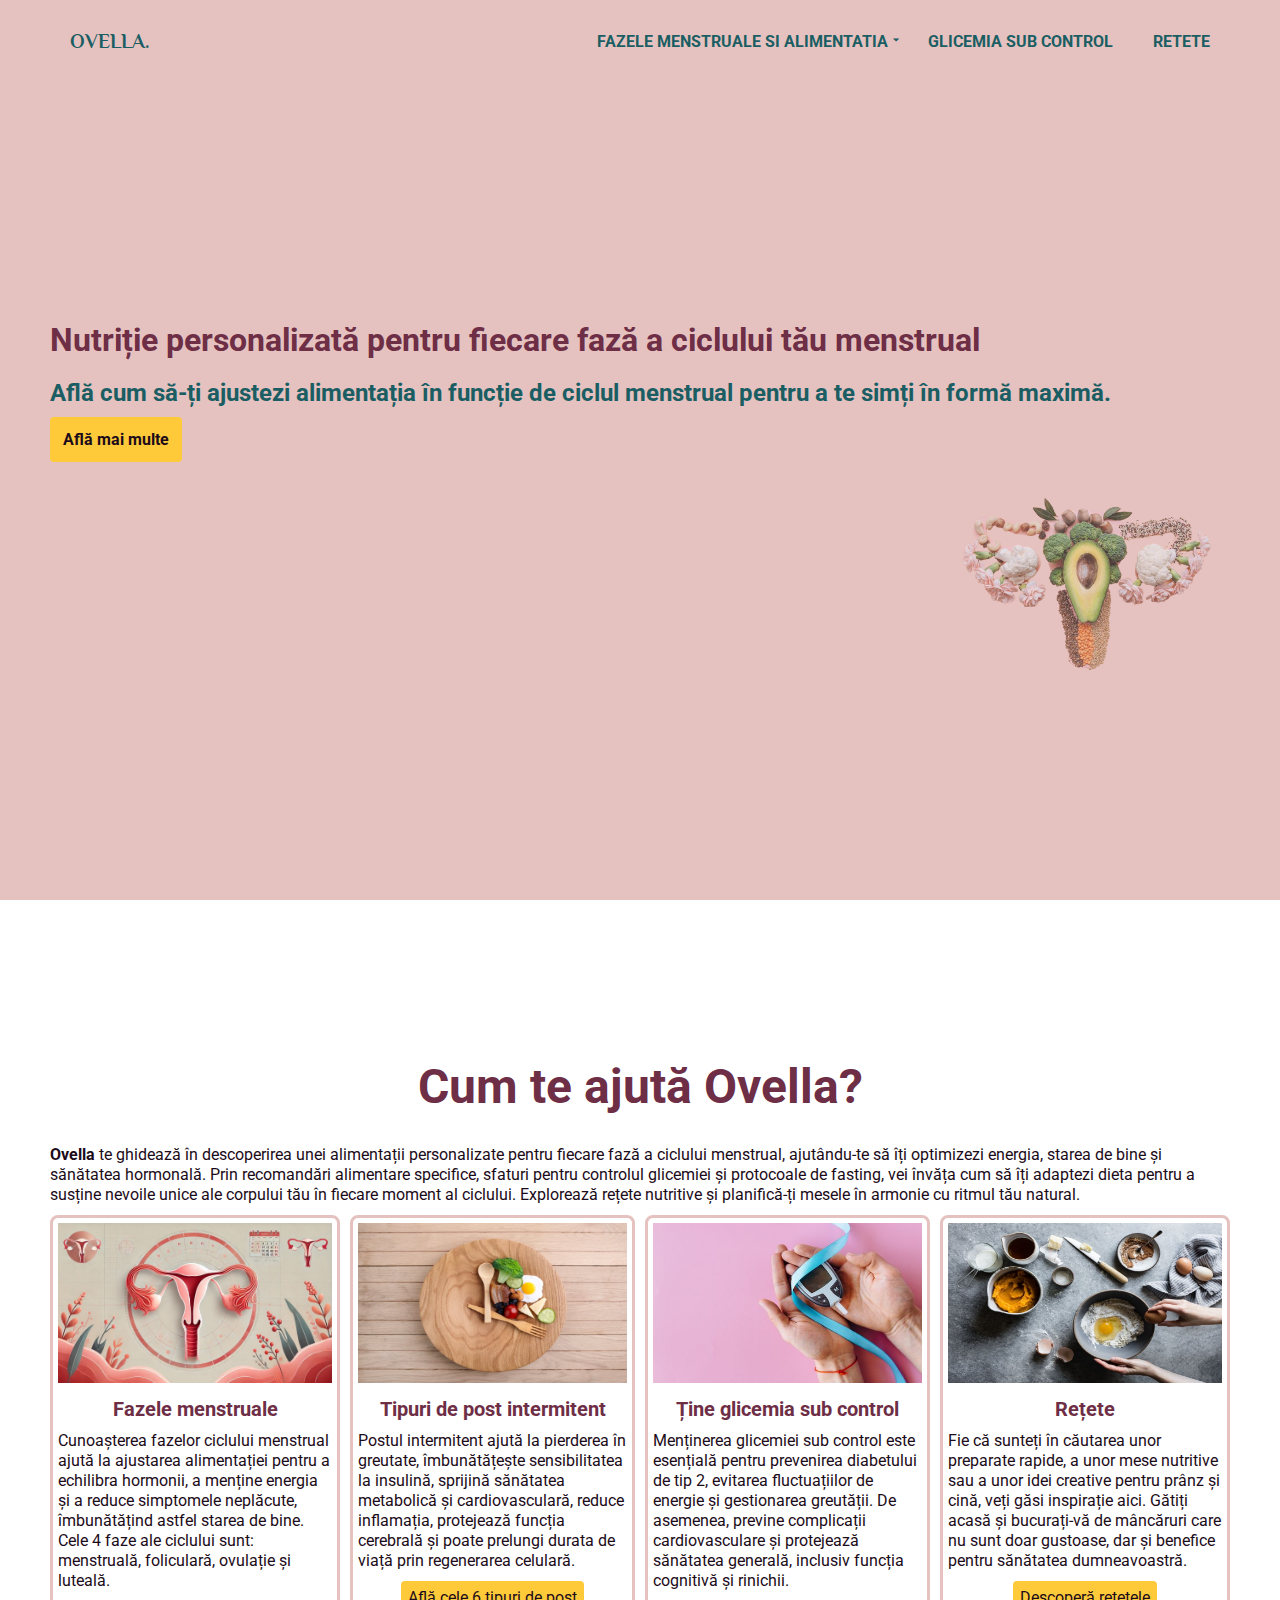
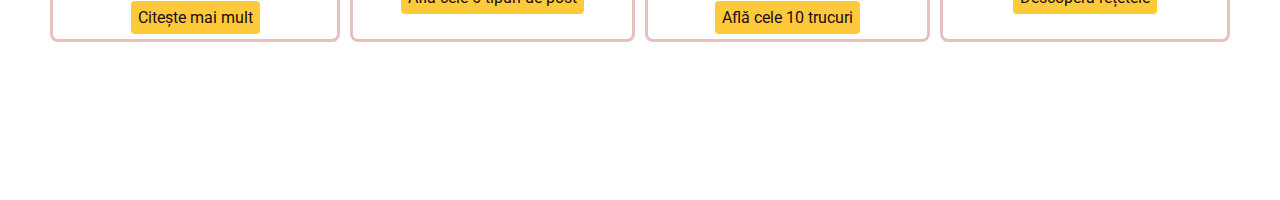
<file: index.html>
<!DOCTYPE html>
<html lang="en">
  <head>
    <meta charset="UTF-8" />
    <meta name="viewport" content="width=device-width, initial-scale=1.0" />
    <title>Ovella.</title>
    <link rel="preconnect" href="https://fonts.googleapis.com" />
    <link rel="preconnect" href="https://fonts.gstatic.com" crossorigin />
    <link
      href="https://fonts.googleapis.com/css2?family=Roboto:ital,wght@0,100;0,400;0,700;1,400;1,700&display=swap"
      rel="stylesheet"
    />
    <link rel="preconnect" href="https://fonts.googleapis.com" />
    <link rel="preconnect" href="https://fonts.gstatic.com" crossorigin />
    <link
      href="https://fonts.googleapis.com/css2?family=Philosopher:ital,wght@0,400;0,700;1,400;1,700&display=swap"
      rel="stylesheet"
    />
    <link
      rel="stylesheet"
      href="https://fonts.googleapis.com/css2?family=Material+Symbols+Outlined:opsz,wght,FILL,GRAD@20..48,100..700,0..1,-50..200"
    />
    <link rel="stylesheet" href="./css/main.css" />
    <link rel="stylesheet" href="./css/home.css" />
  </head>
  <body>
    <header>
      <nav>
        <div class="container">
          <a href="#" class="logo">ovella.</a>
          <div class="menu-icon-container">
            <span class="material-symbols-outlined menu-icon"> menu </span>
            <input type="checkbox" />
            <ul>
              <li class="menstrual-phases">
                <a href="./pages/cycle.html" class="cycle-link"
                  >Fazele menstruale si alimentatia<span
                    class="material-symbols-outlined arrow-down-icon"
                  >
                    arrow_drop_down
                  </span></a
                >
                <div class="submenu">
                  <a href="./pages/cycle.html">Fazele menstruale</a>
                  <a href="./pages/fasting.html">Postul intermitent</a>
                </div>
              </li>
              <li class="glucose-link">
                <a href="./pages/glucose.html">Glicemia sub control</a>
              </li>
              <li><a href="./pages/recipes.html">Retete</a></li>
            </ul>
          </div>
        </div>
      </nav>
    </header>
    <main>
      <section class="welcome">
        <div class="container">
          <h2>
            Nutriție personalizată pentru fiecare fază a ciclului tău menstrual
          </h2>
          <h3>
            Află cum să-ți ajustezi alimentația în funcție de ciclul menstrual
            pentru a te simți în formă maximă.
          </h3>
          <a href="pages/cycle.html">Află mai multe</a>
          <img src="img/food-ovary.png" alt="" class="background-photo" />
        </div>
      </section>

      <section class="about">
        <div class="container">
          <h1>Cum te ajută Ovella?</h1>
          <p>
            <strong>Ovella</strong> te ghidează în descoperirea unei alimentații
            personalizate pentru fiecare fază a ciclului menstrual, ajutându-te
            să îți optimizezi energia, starea de bine și sănătatea hormonală.
            Prin recomandări alimentare specifice, sfaturi pentru controlul
            glicemiei și protocoale de fasting, vei învăța cum să îți adaptezi
            dieta pentru a susține nevoile unice ale corpului tău în fiecare
            moment al ciclului. Explorează rețete nutritive și planifică-ți
            mesele în armonie cu ritmul tău natural.
          </p>
          <div class="cards-container">
            <div class="card">
              <div class="card-content">
                <img src="./img/cycle-phases.jpeg" alt="" class="card-image" />
                <div class="card-content-details">
                  <h3>Fazele menstruale</h3>
                  <p>
                    Cunoașterea fazelor ciclului menstrual ajută la ajustarea
                    alimentației pentru a echilibra hormonii, a menține energia
                    și a reduce simptomele neplăcute, îmbunătățind astfel starea
                    de bine. Cele 4 faze ale ciclului sunt: menstruală,
                    foliculară, ovulație și luteală.
                  </p>
                  <a href="./pages/cycle.html">Citește mai mult</a>
                </div>
              </div>
            </div>
            <div class="card">
              <div class="card-content">
                <img src="./img/fasting.png" alt="" class="card-image" />
                <div class="card-content-details">
                  <h3>Tipuri de post intermitent</h3>
                  <p>
                    Postul intermitent ajută la pierderea în greutate,
                    îmbunătățește sensibilitatea la insulină, sprijină sănătatea
                    metabolică și cardiovasculară, reduce inflamația, protejează
                    funcția cerebrală și poate prelungi durata de viață prin
                    regenerarea celulară.
                  </p>
                  <a href="./pages/fasting.html">Află cele 6 tipuri de post</a>
                </div>
              </div>
            </div>
            <div class="card">
              <div class="card-content">
                <img src="./img/glucose.jpg" alt="" class="card-image" />
                <div class="card-content-details">
                  <h3>Ține glicemia sub control</h3>
                  <p>
                    Menținerea glicemiei sub control este esențială pentru
                    prevenirea diabetului de tip 2, evitarea fluctuațiilor de
                    energie și gestionarea greutății. De asemenea, previne
                    complicații cardiovasculare și protejează sănătatea
                    generală, inclusiv funcția cognitivă și rinichii.
                  </p>
                  <a href="./pages/glucose.html">Află cele 10 trucuri</a>
                </div>
              </div>
            </div>
            <div class="card">
              <div class="card-content">
                <img src="./img/recipes.jpg" alt="" class="card-image" />
                <div class="card-content-details">
                  <h3>Rețete</h3>
                  <p>
                    Fie că sunteți în căutarea unor preparate rapide, a unor
                    mese nutritive sau a unor idei creative pentru prânz și
                    cină, veți găsi inspirație aici. Gătiți acasă și bucurați-vă
                    de mâncăruri care nu sunt doar gustoase, dar și benefice
                    pentru sănătatea dumneavoastră.
                  </p>
                  <a href="./pages/recipes.html">Descoperă rețetele</a>
                </div>
              </div>
            </div>
          </div>
        </div>
      </section>
    </main>
  </body>
</html>
</file>
<file: css/main.css>
:root {
  --bg-primary: #e5c2c0ff;
  --bg-secondary: #8fd5a6ff;

  --text-primary: #6d2e46ff;
  --text-secondary: #1a5e63ff;
  --text-dark: #1c0b19ff;
  --text-light: #e4fde1;

  --button-color: #ffca3aff;
  --text-button-color: #1c0b19ff;
  --text-button-font-size: 1rem;

  --fs-paragraph: 1rem;
  --fs-sub-subtitle: 1.5rem;
  --fs-subtitle: 2rem;
  --fs-title: 3rem;
  --fs-line-height: 1.25rem;

  --spacing-normal: 0.625rem;
  --spacing-small: 0.313rem;
  --spacing-large: 1.25rem;
  --spacing-xl: 1.875rem;
}

/* Reset default properties */
* {
  box-sizing: border-box;
}

body,
h1,
h2,
h3,
p {
  margin: 0;
  padding: 0;
}

ul {
  list-style-type: none;
  margin: 0;
  padding: 0;
}

a {
  display: block;
  text-decoration: none;
}

/* Mobile using */
input[type="submit"] {
  -webkit-appearance: none;
  -moz-appearance: none;
  appearance: none;
  opacity: 1;
}

/* Font and colors properties*/
body {
  font-family: "Roboto", sans-serif;
}

h1 {
  font-size: var(--fs-title);
  color: var(--text-primary);
  padding-bottom: var(--spacing-xl);
}

h2 {
  font-size: var(--fs-subtitle);
  color: var(--text-primary);
  padding-bottom: var(--spacing-large);
}

h3 {
  font-size: var(--fs-sub-subtitle);
  color: var(--text-secondary);
  padding-bottom: var(--spacing-normal);
}

p {
  font-size: var(--fs-paragraph);
  color: var(--text-dark);
  line-height: var(--fs-line-height);
  padding-bottom: var(--spacing-normal);
}

/* Reusable classes */
.container {
  max-width: 1200px;
  min-width: 320px;

  margin: auto;

  padding: var(--spacing-normal);
}

/* Layout */
body {
  display: flex;
  flex-direction: column;

  min-height: 100vh;
}

main {
  flex-grow: 1;
}

/* Header stilization */
nav {
  position: fixed;
  top: 0;

  width: 100%;

  background-color: var(--bg-primary);

  z-index: 2;
}

nav .container {
  display: flex;
  justify-content: space-between;
  align-items: center;
}

nav .logo {
  padding: 0;

  color: var(--text-secondary);

  font-family: "Philosopher", sans-serif;
  font-weight: 700;
  font-size: 1.25rem;
}

nav .menu-icon {
  color: var(--text-secondary);
  display: none;
}

nav input[type="checkbox"] {
  display: none;
}

nav ul {
  display: flex;
}

nav li {
  position: relative;
}

nav a {
  font-size: var(--fs-paragraph);
  font-weight: 700;
  text-transform: uppercase;

  color: var(--text-secondary);

  padding: var(--spacing-large);
}

nav a:last-of-type {
  padding: var(--spacing-large);
}

nav .arrow-down-icon {
  font-size: var(--fs-paragraph);

  position: absolute;
}

nav .menu-icon-container a:hover {
  color: var(--text-primary);
}

nav .submenu {
  display: none;

  position: absolute;

  background-color: var(--bg-primary);

  top: calc(100% - var(--spacing-normal));
  left: var(--spacing-large);

  width: 15rem;

  z-index: 3;
}

nav .submenu a {
  padding: var(--spacing-small) 0;
  font-size: var(--fs-paragraph);
}

nav .menstrual-phases:hover .submenu {
  display: block;
}

/* Mobile stilization */
@media (max-width: 768px) {
  nav ul {
    display: none;
  }

  nav a {
    padding: var(--spacing-normal);
  }

  nav .menu-icon {
    display: block;
  }

  nav .menstrual-phases:hover .submenu {
    display: block;
  }

  nav .menstrual-phases:hover .cycle-link {
    margin-bottom: 3rem;
  }

  nav .menu-icon-container {
    position: relative;
  }

  nav input[type="checkbox"] {
    display: block;

    position: absolute;
    top: 0;
    left: 0;

    height: 100%;
    width: 100%;

    opacity: 0;

    margin: 0;

    cursor: pointer;
  }

  nav input[type="checkbox"]:checked ~ ul {
    display: block;
    width: 100%;

    position: fixed;

    top: calc(45px + 2 * var(--spacing-normal));
    left: 0;

    background-color: var(--bg-primary);
  }
}

/* Cards stilization */
.about .cards-container {
  display: flex;
  flex-wrap: wrap;
  flex-direction: row;
}

.about .cards-container .card {
  padding: 0 var(--spacing-small);
  width: calc(100% / 4);
}

.about .cards-container .card:first-of-type {
  padding: 0 var(--spacing-small) 0 0;
  width: calc(100% / 4);
}

.about .cards-container .card:last-of-type {
  padding: 0 0 0 var(--spacing-small);
  width: calc(100% / 4);
}

.about .cards-container .card-content {
  border: 0.2rem solid var(--bg-primary);
  border-radius: 0.5rem;
  padding: var(--spacing-small);
  height: 100%;
}

.cards-container .card .card-image {
  width: 100%;
  align-self: center;
  height: 10rem;
}

.cards-container .card .card-content-details {
  height: 100%;
  display: flex;
  flex-direction: column;
  align-items: center;
}
.cards-container .card h3 {
  padding-top: var(--spacing-normal);
  font-size: 1.25rem;
  color: var(--text-primary);
}

.cards-container .card p {
  color: var(--text-dark);
}

.cards-container a {
  background-color: var(--button-color);
  color: var(--text-button-color);

  width: fit-content;
  margin: var(--spacing-medium) 0;
  padding: var(--spacing-small);
  border: 0.13rem solid var(--button-color);
  border-radius: 0.25rem;
}

@media (max-width: 992px) {
  .about .cards-container .card {
    width: 50%;
  }

  @media (max-width: 768px) {
    .about .cards-container .card {
      width: 100%;
    }
  }
}
</file>
<file: css/home.css>
.welcome {
  height: 100vh;
  background-color: var(--bg-primary);
}

.welcome .container {
  height: 100%;
  display: flex;
  flex-direction: column;
  justify-content: center;
  align-items: flex-start;
}

.welcome h2 {
  padding-top: 10%;
}

.welcome a {
  background-color: var(--button-color);
  color: var(--text-button-color);
  font-weight: bold;

  padding: var(--spacing-normal);
  border: 3px solid var(--button-color);
  border-radius: 0.25rem;
}

.welcome a:hover {
  background-color: transparent;
}

.welcome .background-photo {
  position: relative;

  width: 30%;

  margin-left: calc(75% - var(--spacing-large));

  opacity: 0.7;
}

@media (max-width: 768px) {
  .welcome h2 {
    font-size: var(--fs-sub-subtitle);
  }

  .welcome h3 {
    font-size: var(--fs-paragraph);
  }

  .welcome a {
    padding: var(--spacing-small);
    font-size: var(--fs-paragraph);
  }
}

.about {
  height: 100vh;
}

.about .container {
  height: 100%;

  display: flex;
  flex-direction: column;
  justify-content: center;
  align-items: center;
}
</file>
